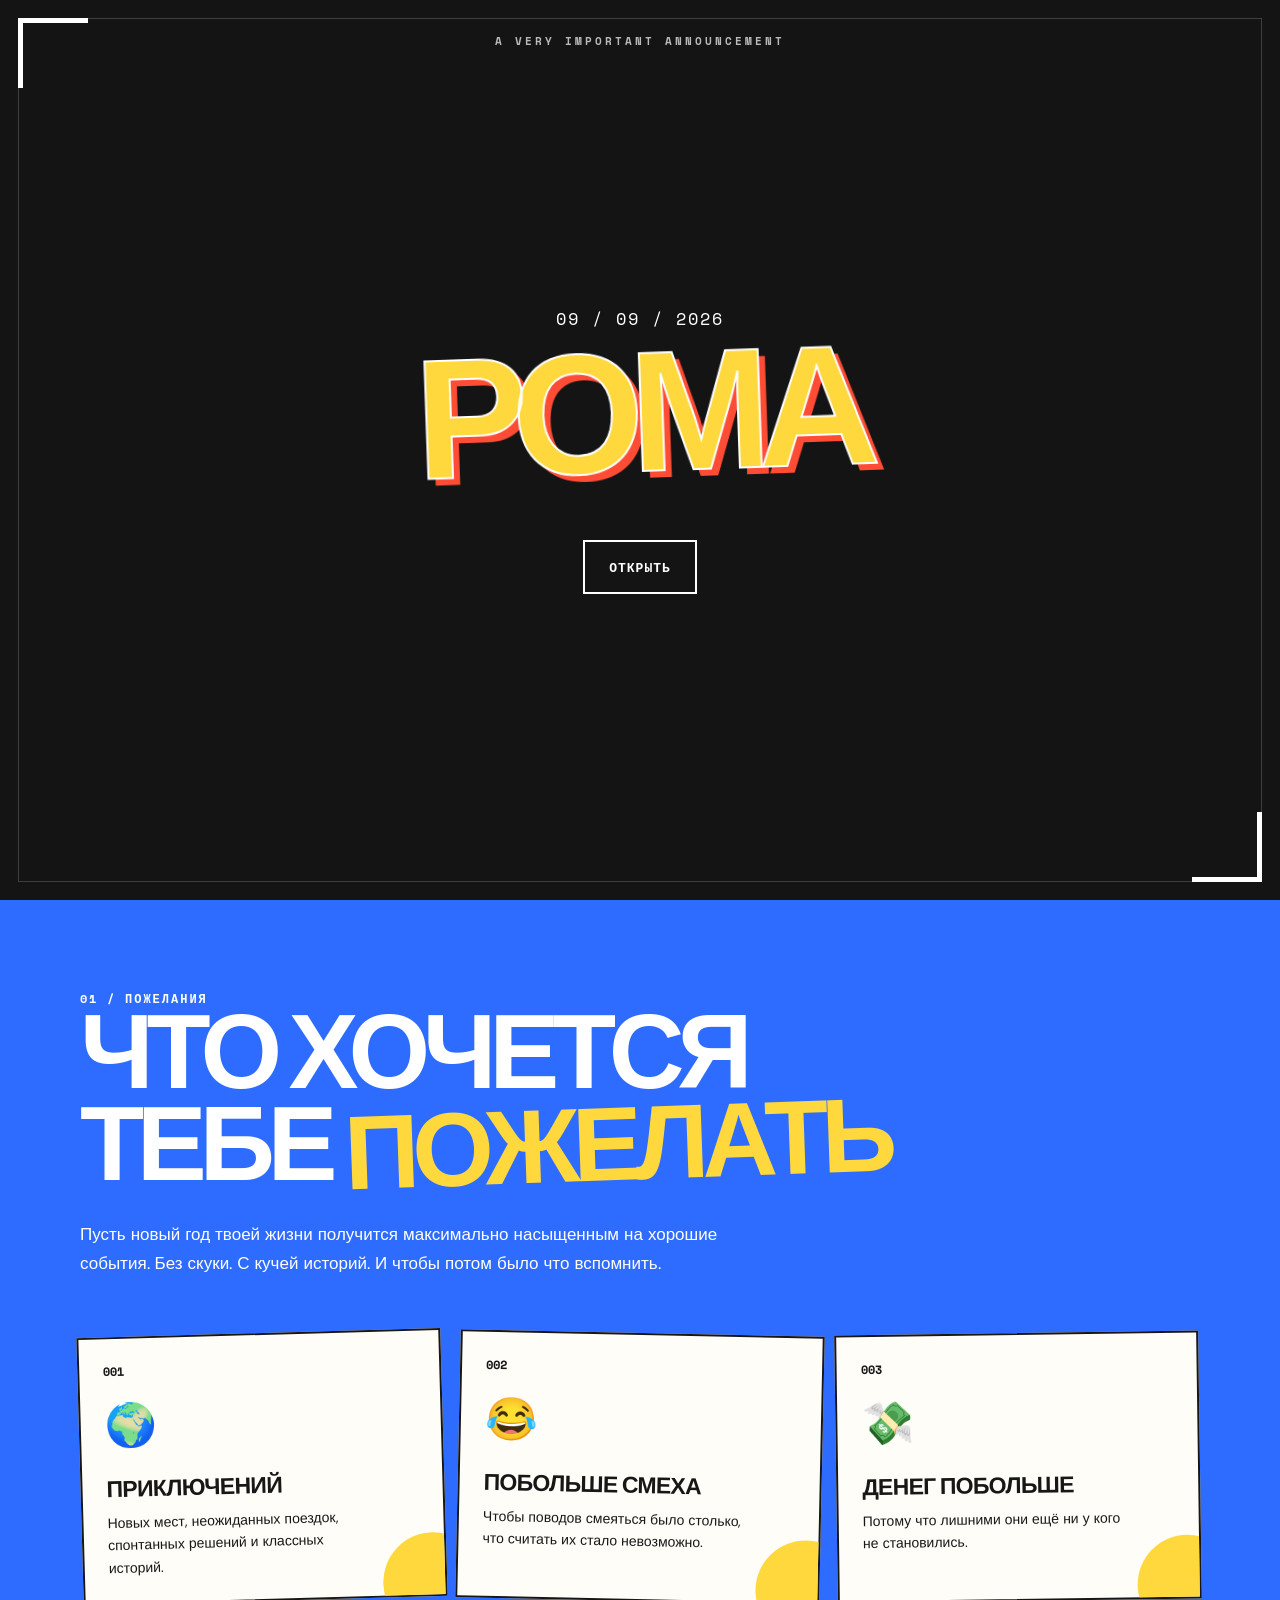
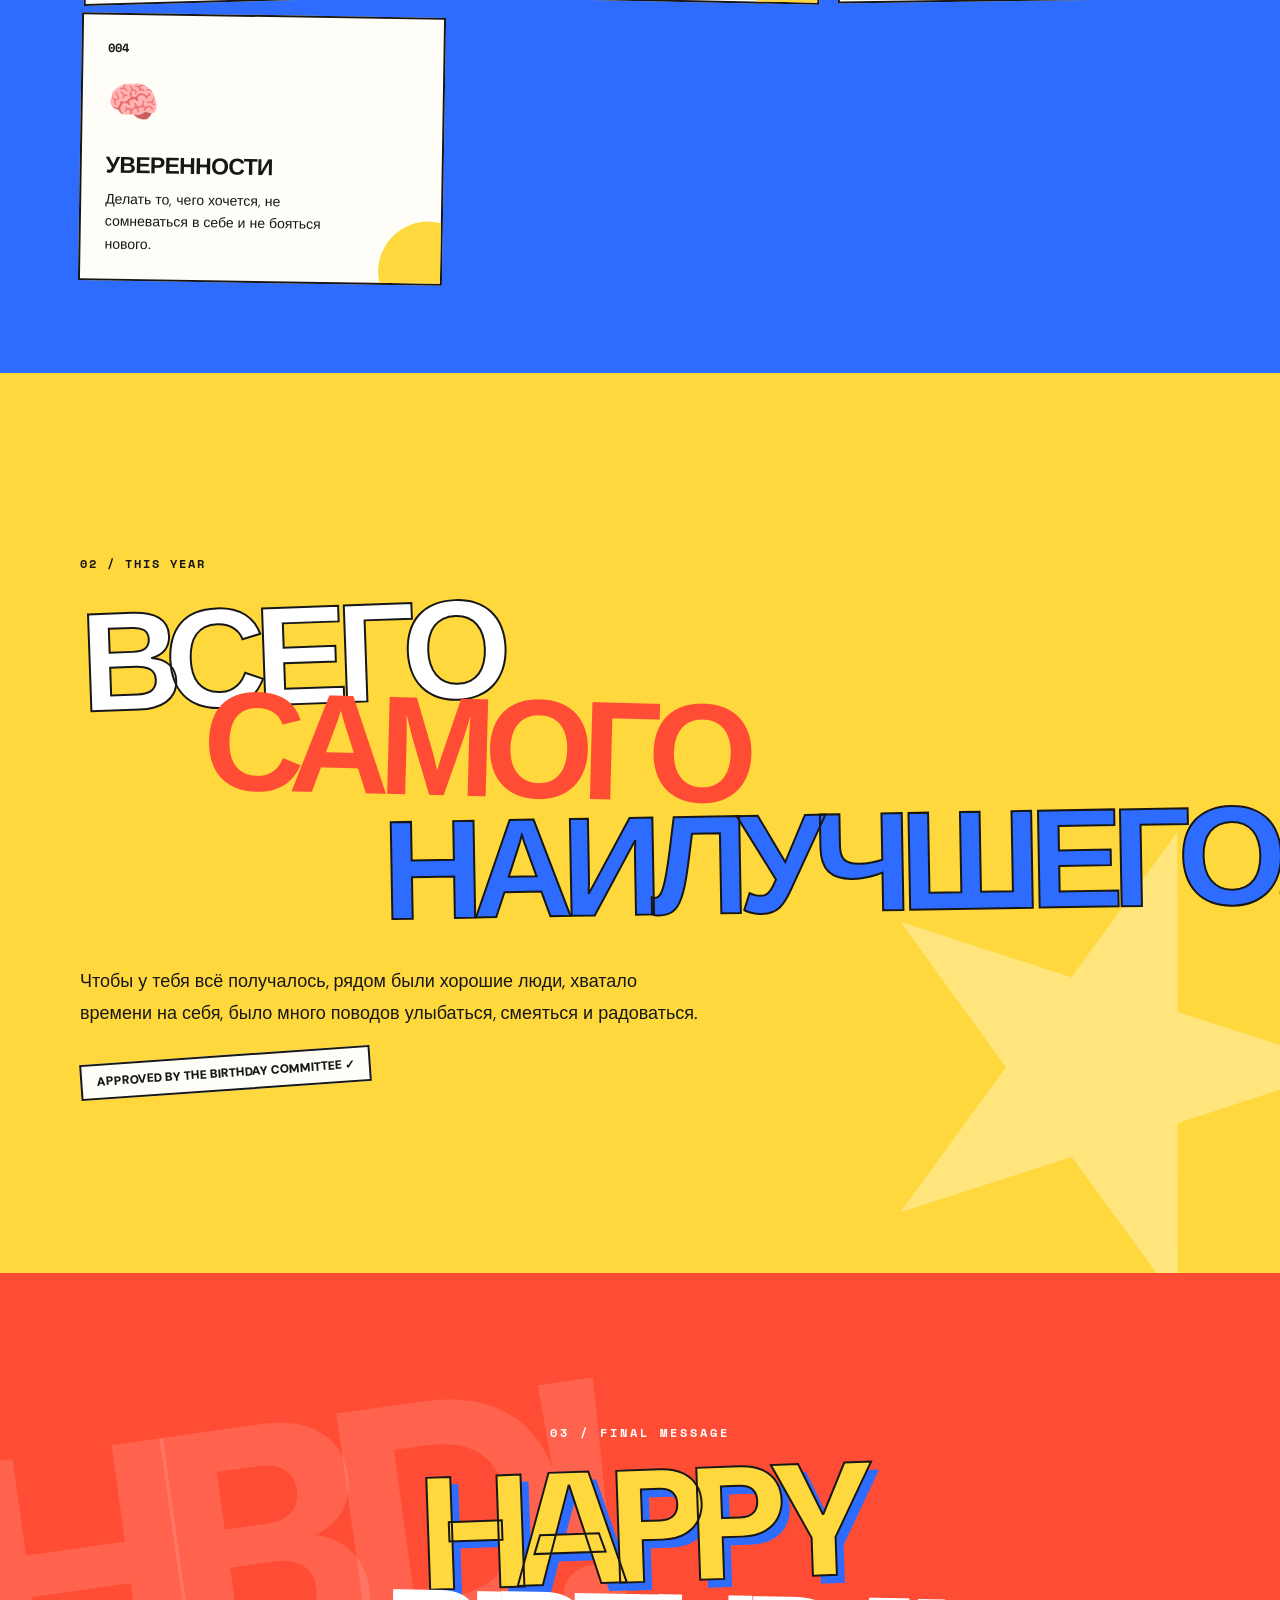
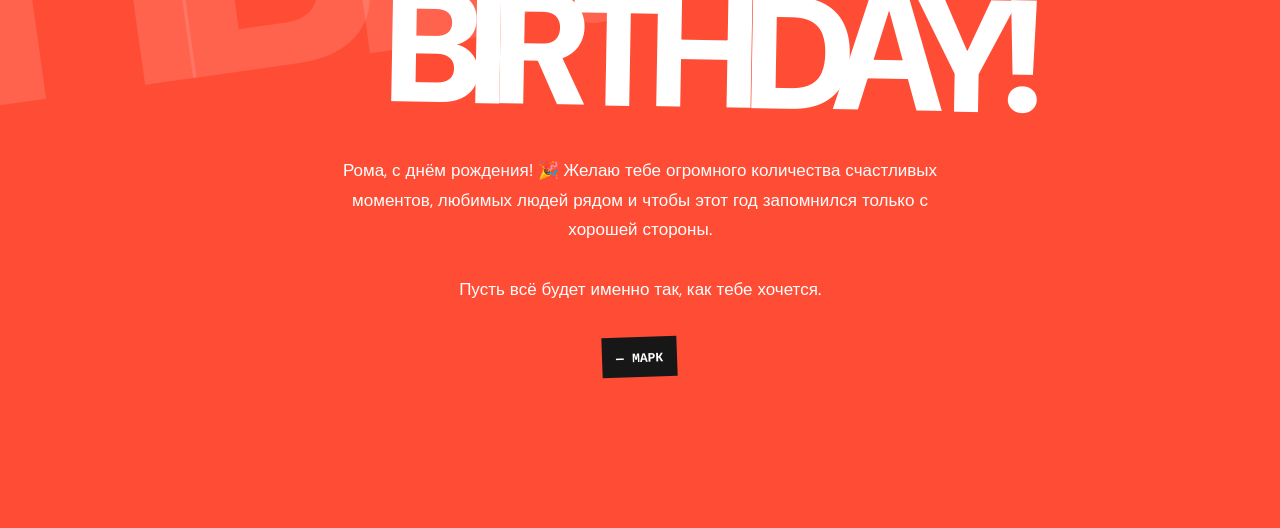
<file: index.html>
<!DOCTYPE html>
<html lang="ru">
<head>
<meta charset="UTF-8">
<meta name="viewport" content="width=device-width, initial-scale=1.0, viewport-fit=cover">
<title>Рома — с днём рождения!</title>

<style>
@import url('https://fonts.googleapis.com/css2?family=DM+Sans:wght@400;500;700;900&family=Space+Mono:wght@400;700&display=swap');

:root{
    --paper:#f7efdf;
    --ink:#171717;
    --red:#ff4d35;
    --blue:#2d6cff;
    --yellow:#ffd83d;
    --green:#55c878;
    --white:#fffdf8;
}

*{box-sizing:border-box;margin:0;padding:0}

html{scroll-behavior:smooth}

body{
    background:var(--paper);
    color:var(--ink);
    font-family:"DM Sans",sans-serif;
    overflow-x:hidden;
}

/* subtle paper grain */
body::before{
    content:"";
    position:fixed;
    inset:0;
    pointer-events:none;
    z-index:100;
    opacity:.06;
    background-image:url("data:image/svg+xml,%3Csvg viewBox='0 0 180 180' xmlns='http://www.w3.org/2000/svg'%3E%3Cfilter id='n'%3E%3CfeTurbulence type='fractalNoise' baseFrequency='.8' numOctaves='4' stitchTiles='stitch'/%3E%3C/filter%3E%3Crect width='100%25' height='100%25' filter='url(%23n)' opacity='.5'/%3E%3C/svg%3E");
}

#fireworks{
    position:fixed;
    inset:0;
    width:100%;
    height:100%;
    z-index:40;
    pointer-events:none;
}

main{position:relative;z-index:2}

section{
    min-height:100vh;
    padding:90px 22px;
    display:flex;
    align-items:center;
    justify-content:center;
    position:relative;
}

.wrap{width:min(1120px,100%);margin:auto}

/* ---------------- INTRO ---------------- */

#intro{
    position:fixed;
    inset:0;
    z-index:9999;
    background:#141414;
    color:#fff;
    display:grid;
    place-items:center;
    overflow:hidden;
    transition:opacity .8s ease,visibility .8s ease;
}

#intro.hidden{
    opacity:0;
    visibility:hidden;
    pointer-events:none;
}

.intro-corners{
    position:absolute;
    inset:18px;
    border:1px solid rgba(255,255,255,.18);
    pointer-events:none;
}

.intro-corners::before,
.intro-corners::after{
    content:"";
    position:absolute;
    width:65px;
    height:65px;
    border-color:#fff;
    border-style:solid;
}

.intro-corners::before{
    top:-1px;left:-1px;
    border-width:5px 0 0 5px;
}

.intro-corners::after{
    right:-1px;bottom:-1px;
    border-width:0 5px 5px 0;
}

.intro-kicker{
    position:absolute;
    top:33px;
    left:50%;
    transform:translateX(-50%);
    font:700 11px "Space Mono",monospace;
    letter-spacing:3px;
    opacity:.7;
}

.intro-center{
    text-align:center;
    position:relative;
    width:min(900px,92vw);
}

.intro-line{
    font:400 clamp(13px,2vw,17px) "Space Mono",monospace;
    letter-spacing:2px;
    opacity:0;
    animation:fadeUp .7s .8s forwards;
}

.intro-name{
    margin:14px 0 25px;
    font-size:clamp(64px,16vw,170px);
    line-height:.8;
    font-weight:900;
    letter-spacing:-.085em;
    text-transform:uppercase;
    opacity:0;
    transform:translateY(35px) rotate(-2deg);
    animation:introTitle .95s 1.4s cubic-bezier(.16,1,.3,1) forwards;
}

.intro-name span{
    display:inline-block;
    color:var(--yellow);
    -webkit-text-stroke:2px #fff;
    text-shadow:7px 7px 0 var(--red);
}

.intro-small{
    font-size:clamp(15px,3vw,21px);
    opacity:0;
    transform:translateY(12px);
    animation:fadeUp .7s 2.35s forwards;
}

#enterButton{
    margin-top:34px;
    padding:15px 24px;
    border:2px solid #fff;
    background:transparent;
    color:#fff;
    font:700 13px "Space Mono",monospace;
    letter-spacing:1px;
    cursor:pointer;
    opacity:0;
    transform:translateY(10px);
    animation:fadeUp .7s 3s forwards;
    transition:.2s ease;
}

#enterButton:hover{
    color:#141414;
    background:#fff;
    transform:translateY(-3px);
}

.intro-burst{
    position:absolute;
    width:8px;height:8px;
    border-radius:50%;
    background:#fff;
    box-shadow:0 0 0 0 rgba(255,255,255,.8);
    left:50%;top:48%;
    transform:translate(-50%,-50%);
    opacity:0;
    animation:burst 2s .2s ease forwards;
}

@keyframes burst{
    0%{opacity:0;transform:translate(-50%,-50%) scale(1)}
    15%{opacity:1}
    100%{opacity:0;transform:translate(-50%,-50%) scale(95);box-shadow:0 0 80px 35px rgba(255,255,255,.06)}
}

@keyframes introTitle{
    0%{opacity:0;transform:translateY(35px) rotate(-2deg) scale(.94)}
    100%{opacity:1;transform:translateY(0) rotate(-2deg) scale(1)}
}

@keyframes fadeUp{
    to{opacity:1;transform:none}
}

/* ---------------- HERO ---------------- */

.hero{
    min-height:100svh;
    overflow:hidden;
    background:
        radial-gradient(circle at 50% 15%,rgba(255,216,61,.32),transparent 23%),
        var(--paper);
}

.hero::before,
.hero::after{
    content:"";
    position:absolute;
    width:180px;
    height:180px;
    border-radius:50%;
    border:2px solid var(--ink);
    opacity:.12;
}

.hero::before{left:-95px;top:22%}
.hero::after{right:-95px;bottom:16%}

.hero-top{
    display:flex;
    justify-content:space-between;
    align-items:center;
    font:700 12px "Space Mono",monospace;
    text-transform:uppercase;
    letter-spacing:1px;
    margin-bottom:50px;
}

.hero-top .stamp{
    padding:9px 13px;
    border:2px solid var(--ink);
    transform:rotate(-3deg);
    box-shadow:4px 4px 0 var(--ink);
}

.hero-title{
    max-width:1050px;
    font-size:clamp(65px,15vw,175px);
    line-height:.77;
    letter-spacing:-.09em;
    font-weight:900;
    text-transform:uppercase;
}

.hero-title .hello{
    display:block;
    transform:rotate(-2deg);
}

.hero-title .christina{
    display:block;
    margin-left:7%;
    color:var(--red);
    -webkit-text-stroke:2px var(--ink);
    text-shadow:9px 9px 0 var(--blue);
    transform:rotate(1deg);
}

.hero-title .birthday{
    display:block;
    margin-left:26%;
    color:var(--yellow);
    -webkit-text-stroke:2px var(--ink);
    text-shadow:8px 8px 0 var(--green);
    transform:rotate(-1deg);
}

.hero-sub{
    margin-top:48px;
    display:flex;
    gap:24px;
    align-items:flex-end;
    justify-content:space-between;
}

.hero-note{
    width:min(530px,100%);
    font-size:18px;
    line-height:1.65;
}

.hero-note b{font-weight:900}

.party{
    flex:0 0 auto;
    display:inline-block;
    padding:17px 22px;
    border:2px solid var(--ink);
    background:var(--red);
    color:#fff;
    box-shadow:7px 7px 0 var(--ink);
    font-weight:900;
    text-decoration:none;
    cursor:pointer;
    transition:.18s ease;
}

.party:hover{
    transform:translate(4px,4px);
    box-shadow:3px 3px 0 var(--ink);
}

.scroll{
    position:absolute;
    right:24px;
    bottom:28px;
    font:700 11px "Space Mono",monospace;
    writing-mode:vertical-rl;
    transform:rotate(180deg);
    animation:nudge 1.7s infinite;
}

@keyframes nudge{
    0%,100%{transform:translateY(0) rotate(180deg)}
    50%{transform:translateY(9px) rotate(180deg)}
}

/* ---------------- WISHES ---------------- */

.wishes{
    background:var(--blue);
    color:#fff;
    overflow:hidden;
}

.wishes .wrap{position:relative}

.wishes-title{
    font-size:clamp(50px,9vw,105px);
    line-height:.88;
    letter-spacing:-.07em;
    font-weight:900;
    text-transform:uppercase;
    max-width:850px;
}

.wishes-title span{
    color:var(--yellow);
    display:inline-block;
    transform:rotate(-2deg);
}

.intro-copy{
    max-width:640px;
    margin-top:28px;
    font-size:17px;
    line-height:1.7;
}

.wish-grid{
    margin-top:55px;
    display:grid;
    grid-template-columns:repeat(3,1fr);
    gap:14px;
}

.wish{
    min-height:250px;
    padding:24px;
    background:var(--white);
    color:var(--ink);
    border:2px solid var(--ink);
    position:relative;
    overflow:hidden;
    transition:.2s ease;
}

.wish:nth-child(1){transform:rotate(-1.6deg)}
.wish:nth-child(2){transform:rotate(1.2deg)}
.wish:nth-child(3){transform:rotate(-.8deg)}
.wish:nth-child(4){transform:rotate(.9deg)}
.wish:nth-child(5){transform:rotate(-1.1deg)}
.wish:nth-child(6){transform:rotate(.7deg)}

.wish:hover{
    transform:rotate(0) translateY(-8px);
}

.wish::after{
    content:"";
    position:absolute;
    width:100px;height:100px;
    right:-38px;bottom:-38px;
    border-radius:50%;
    background:var(--yellow);
}

.wish-num{
    font:700 12px "Space Mono",monospace;
}

.wish-icon{
    font-size:42px;
    margin:18px 0 25px;
}

.wish h3{
    font-size:23px;
    line-height:1;
    text-transform:uppercase;
    letter-spacing:-.03em;
}

.wish p{
    margin-top:11px;
    font-size:14px;
    line-height:1.6;
    max-width:260px;
}

/* ---------------- BIG WISH ---------------- */

.big-wish{
    background:var(--yellow);
    overflow:hidden;
}

.big-wish::before{
    content:"★";
    position:absolute;
    font-size:min(48vw,620px);
    line-height:1;
    right:-100px;
    bottom:-90px;
    color:rgba(255,255,255,.32);
    transform:rotate(18deg);
}

.big-wish-inner{
    position:relative;
    z-index:1;
}

.mono{
    font:700 12px "Space Mono",monospace;
    letter-spacing:2px;
    text-transform:uppercase;
}

.big-line{
    margin-top:18px;
    font-size:clamp(58px,11vw,145px);
    line-height:.78;
    font-weight:900;
    letter-spacing:-.085em;
    text-transform:uppercase;
}

.big-line .a{
    display:block;
    color:#fff;
    -webkit-text-stroke:2px var(--ink);
    transform:rotate(-2deg);
}

.big-line .b{
    display:block;
    margin-left:11%;
    color:var(--red);
    transform:rotate(1.5deg);
}

.big-line .c{
    display:block;
    margin-left:27%;
    color:var(--blue);
    -webkit-text-stroke:2px var(--ink);
    transform:rotate(-1deg);
}

.big-text{
    max-width:620px;
    margin-top:45px;
    font-size:18px;
    line-height:1.8;
}

.tape{
    display:inline-block;
    margin-top:25px;
    padding:8px 14px;
    background:var(--white);
    border:2px solid var(--ink);
    font-size:12px;
    font-weight:900;
    transform:rotate(-4deg);
}

/* ---------------- FINAL ---------------- */

.final{
    min-height:95vh;
    background:var(--red);
    color:#fff;
    overflow:hidden;
    text-align:center;
}

.final::before{
    content:"HBD!";
    position:absolute;
    left:-40px;
    top:18%;
    font-size:clamp(160px,27vw,420px);
    line-height:.7;
    font-weight:900;
    letter-spacing:-.1em;
    color:rgba(255,255,255,.12);
    transform:rotate(-8deg);
}

.final-wrap{
    position:relative;
    z-index:2;
}

.final-kicker{
    font:700 12px "Space Mono",monospace;
    letter-spacing:3px;
}

.final h2{
    margin-top:25px;
    font-size:clamp(65px,14vw,160px);
    line-height:.78;
    font-weight:900;
    letter-spacing:-.09em;
    text-transform:uppercase;
}

.final h2 .one{
    display:block;
    color:var(--yellow);
    -webkit-text-stroke:2px var(--ink);
    text-shadow:8px 8px 0 var(--blue);
    transform:rotate(-2deg);
}

.final h2 .two{
    display:block;
    margin-left:12%;
    transform:rotate(1deg);
}

.final-copy{
    max-width:620px;
    margin:40px auto 0;
    font-size:17px;
    line-height:1.75;
}

.sign{
    display:inline-block;
    margin-top:32px;
    font:700 13px "Space Mono",monospace;
    padding:10px 14px;
    background:var(--ink);
    transform:rotate(-2deg);
}

/* ---------------- DECOR ---------------- */

.star{
    position:absolute;
    font-size:28px;
    animation:twinkle 2s infinite ease-in-out;
}

.star.s1{top:13%;right:14%}
.star.s2{top:35%;left:4%;animation-delay:.4s}
.star.s3{bottom:14%;right:8%;animation-delay:.8s}
.star.s4{top:11%;left:40%;animation-delay:1.1s}

@keyframes twinkle{
    0%,100%{transform:scale(1) rotate(0);opacity:.7}
    50%{transform:scale(1.45) rotate(15deg);opacity:1}
}

.confetti{
    position:fixed;
    top:-25px;
    width:8px;
    height:15px;
    z-index:80;
    pointer-events:none;
    animation:fall linear forwards;
}

@keyframes fall{
    to{
        transform:translate3d(var(--drift),110vh,0) rotate(800deg);
        opacity:0;
    }
}

/* ---------------- MOBILE ---------------- */

@media(max-width:800px){
    section{padding:80px 18px}

    .hero-top{
        margin-bottom:40px;
    }

    .hero-title{
        font-size:clamp(58px,17vw,105px);
    }

    .hero-title .christina{
        margin-left:2%;
        text-shadow:6px 6px 0 var(--blue);
    }

    .hero-title .birthday{
        margin-left:10%;
        text-shadow:5px 5px 0 var(--green);
    }

    .hero-sub{
        display:block;
        margin-top:38px;
    }

    .party{
        margin-top:25px;
    }

    .wish-grid{
        grid-template-columns:1fr 1fr;
    }

    .wish{
        min-height:220px;
    }

    .big-line{
        font-size:clamp(55px,15vw,100px);
    }

    .big-line .b{margin-left:4%}
    .big-line .c{margin-left:12%}
}

@media(max-width:520px){
    section{min-height:auto;padding:90px 16px}

    #intro{padding:25px}

    .intro-name{
        font-size:20vw;
        letter-spacing:-.1em;
    }

    .intro-name span{
        -webkit-text-stroke:1px #fff;
        text-shadow:4px 4px 0 var(--red);
    }

    .hero{
        min-height:100svh;
        padding-top:55px;
    }

    .hero-top{
        font-size:9px;
        margin-bottom:36px;
    }

    .hero-title{
        font-size:17vw;
        line-height:.8;
    }

    .hero-title .christina{
        text-shadow:4px 4px 0 var(--blue);
        -webkit-text-stroke:1px var(--ink);
    }

    .hero-title .birthday{
        text-shadow:4px 4px 0 var(--green);
        -webkit-text-stroke:1px var(--ink);
    }

    .hero-note{
        font-size:15px;
        line-height:1.65;
    }

    .scroll{display:none}

    .wishes{padding-top:80px}
    .wishes-title{font-size:17vw}
    .intro-copy{font-size:15px}

    .wish-grid{
        grid-template-columns:1fr;
        gap:18px;
    }

    .wish{
        min-height:auto;
        padding:23px;
    }

    .wish:nth-child(n){
        transform:rotate(0);
    }

    .wish:hover{
        transform:translateY(-5px);
    }

    .big-wish{
        min-height:100svh;
    }

    .big-line{
        font-size:19vw;
        line-height:.8;
    }

    .big-line .b{margin-left:0}
    .big-line .c{margin-left:9%}

    .big-text{
        font-size:15px;
    }

    .final{
        min-height:100svh;
    }

    .final h2{
        font-size:19vw;
        line-height:.8;
    }

    .final h2 .one{
        text-shadow:4px 4px 0 var(--blue);
        -webkit-text-stroke:1px var(--ink);
    }

    .final h2 .two{
        margin-left:7%;
    }

    .final-copy{
        font-size:15px;
    }

    .star{display:none}
}
</style>
</head>

<body>

<div id="intro">
    <div class="intro-corners"></div>
    <div class="intro-burst"></div>

    <div class="intro-kicker">A VERY IMPORTANT ANNOUNCEMENT</div>

    <div class="intro-center">
        <div class="intro-line">09 / 09 / 2026</div>

        <div class="intro-name">
            <span>Рома</span>
        </div>

        <button id="enterButton">
            ОТКРЫТЬ
        </button>
    </div>
</div>

<canvas id="fireworks"></canvas>

<main>

    <section class="hero">
        <span class="star s1">✦</span>
        <span class="star s2">✹</span>
        <span class="star s3">★</span>
        <span class="star s4">✦</span>

        <div class="wrap">

            <div class="hero-top">
                <div>special occasion</div>
                <div class="stamp">BIRTHDAY!!!</div>
            </div>

            <h1 class="hero-title">
                <span class="hello">С днём</span>
                <span class="christina">рождения,</span>
                <span class="birthday">Рома!</span>
            </h1>

            <div class="hero-sub">
                <p class="hero-note">
                    Сегодня официальный повод <b>ничего не усложнять</b>:
                    отдыхать, получать подарки, есть торт,
                    смеяться и делать всё, что хочется.
                </p>

                <button class="party" id="partyButton">
                    🎆 ЕЩЁ САЛЮТ
                </button>
            </div>
        </div>

        <div class="scroll">ЛИСТАЙ ↓</div>
    </section>


    <section class="wishes">
        <div class="wrap">

            <div class="mono">01 / пожелания</div>

            <h2 class="wishes-title">
                Что хочется<br>
                тебе <span>пожелать</span>
            </h2>

            <p class="intro-copy">
                Пусть новый год твоей жизни получится
                максимально насыщенным на хорошие события.
                Без скуки. С кучей историй. И чтобы потом
                было что вспомнить.
            </p>

            <div class="wish-grid">

                <article class="wish">
                    <div class="wish-num">001</div>
                    <div class="wish-icon">🌍</div>
                    <h3>Приключений</h3>
                    <p>
                        Новых мест, неожиданных поездок,
                        спонтанных решений и классных историй.
                    </p>
                </article>

                <article class="wish">
                    <div class="wish-num">002</div>
                    <div class="wish-icon">😂</div>
                    <h3>Побольше смеха</h3>
                    <p>
                        Чтобы поводов смеяться было столько,
                        что считать их стало невозможно.
                    </p>
                </article>

                <article class="wish">
                    <div class="wish-num">003</div>
                    <div class="wish-icon">💸</div>
                    <h3>Денег побольше</h3>
                    <p>
                        Потому что лишними они ещё
                        ни у кого не становились.
                    </p>
                </article>

                <article class="wish">
                    <div class="wish-num">004</div>
                    <div class="wish-icon">🧠</div>
                    <h3>Уверенности</h3>
                    <p>
                        Делать то, чего хочется,
                        не сомневаться в себе
                        и не бояться нового.
                    </p>
                </article>

            </div>
        </div>
    </section>


    <section class="big-wish">
        <div class="wrap big-wish-inner">

            <div class="mono">02 / THIS YEAR</div>

            <div class="big-line">
                <span class="a">Всего</span>
                <span class="b">самого</span>
                <span class="c">наилучшего.</span>
            </div>

            <p class="big-text">
                Чтобы у тебя всё получалось, рядом были
                хорошие люди, хватало времени на себя,
                было много поводов улыбаться, смеяться
                и радоваться.
            </p>

            <div class="tape">APPROVED BY THE BIRTHDAY COMMITTEE ✓</div>
        </div>
    </section>


    <section class="final">
        <div class="wrap final-wrap">

            <div class="final-kicker">03 / FINAL MESSAGE</div>

            <h2>
                <span class="one">Happy</span>
                <span class="two">Birthday!</span>
            </h2>

            <p class="final-copy">
                Рома, с днём рождения! 🎉
                Желаю тебе огромного количества счастливых
                моментов, любимых людей рядом и чтобы этот год
                запомнился только с хорошей стороны.
                <br><br>
                Пусть всё будет именно так, как тебе хочется.
            </p>

            <div class="sign">— МАРК</div>
        </div>
    </section>

</main>


<script>
/* =========================
   FIREWORKS
========================= */

const canvas = document.getElementById("fireworks");
const ctx = canvas.getContext("2d");

let width = 0;
let height = 0;

function resizeCanvas() {
    const dpr = Math.min(window.devicePixelRatio || 1, 2);

    width = window.innerWidth;
    height = window.innerHeight;

    canvas.width = width * dpr;
    canvas.height = height * dpr;
    canvas.style.width = width + "px";
    canvas.style.height = height + "px";

    ctx.setTransform(dpr, 0, 0, dpr, 0, 0);
}

resizeCanvas();
window.addEventListener("resize", resizeCanvas);


const colors = [
    "#ff4d35",
    "#2d6cff",
    "#ffd83d",
    "#55c878",
    "#ffffff"
];

const particles = [];

class Particle {
    constructor(x, y, color) {
        this.x = x;
        this.y = y;

        const angle = Math.random() * Math.PI * 2;
        const speed = 1.5 + Math.random() * 4.8;

        this.vx = Math.cos(angle) * speed;
        this.vy = Math.sin(angle) * speed;

        this.gravity = .055;
        this.life = 1;
        this.decay = .012 + Math.random() * .017;

        this.color = color;

        this.size = 1 + Math.random() * 2;
    }

    update() {
        this.x += this.vx;
        this.y += this.vy;

        this.vx *= .992;
        this.vy += this.gravity;

        this.life -= this.decay;
    }

    draw() {
        ctx.globalAlpha = Math.max(this.life, 0);

        ctx.beginPath();
        ctx.arc(this.x, this.y, this.size, 0, Math.PI * 2);
        ctx.fillStyle = this.color;
        ctx.fill();

        ctx.globalAlpha = 1;
    }
}

function createFirework(x, y, count = 80) {
    for (let i = 0; i < count; i++) {
        particles.push(
            new Particle(
                x,
                y,
                colors[Math.floor(Math.random() * colors.length)]
            )
        );
    }
}

function animate() {
    ctx.clearRect(0, 0, width, height);

    for (let i = particles.length - 1; i >= 0; i--) {
        particles[i].update();
        particles[i].draw();

        if (particles[i].life <= 0) {
            particles.splice(i, 1);
        }
    }

    requestAnimationFrame(animate);
}

animate();


/* =========================
   CONFETTI
========================= */

function createConfetti(amount = 100) {
    for (let i = 0; i < amount; i++) {
        const piece = document.createElement("div");

        piece.className = "confetti";

        piece.style.left =
            Math.random() * 100 + "vw";

        piece.style.background =
            colors[Math.floor(Math.random() * colors.length)];

        piece.style.setProperty(
            "--drift",
            `${-80 + Math.random() * 160}px`
        );

        piece.style.animationDuration =
            `${3.5 + Math.random() * 3}s`;

        piece.style.animationDelay =
            `${Math.random() * .8}s`;

        document.body.appendChild(piece);

        setTimeout(() => piece.remove(), 7500);
    }
}


/* =========================
   INTRO
========================= */

const intro = document.getElementById("intro");
const enterButton = document.getElementById("enterButton");


setTimeout(() => {
    createFirework(width * .5, height * .33, 110);
}, 2400);

setTimeout(() => {
    createFirework(width * .18, height * .28, 75);
}, 2750);

setTimeout(() => {
    createFirework(width * .82, height * .30, 75);
}, 3050);

setTimeout(() => {
    createConfetti(window.innerWidth < 600 ? 50 : 90);
}, 3200);


enterButton.addEventListener("click", () => {
    intro.classList.add("hidden");

    createConfetti(
        window.innerWidth < 600 ? 110 : 220
    );

    createFirework(
        width * .5,
        height * .32,
        120
    );

    setTimeout(() => {
        createFirework(
            width * .23,
            height * .25,
            90
        );
    }, 180);

    setTimeout(() => {
        createFirework(
            width * .77,
            height * .25,
            90
        );
    }, 360);
});


/* =========================
   PARTY BUTTON
========================= */

const partyButton =
    document.getElementById("partyButton");

partyButton.addEventListener("click", () => {

    const positions = [
        [.16, .25],
        [.34, .17],
        [.50, .30],
        [.67, .16],
        [.84, .25]
    ];

    positions.forEach(([x, y], index) => {
        setTimeout(() => {
            createFirework(
                width * x,
                height * y,
                window.innerWidth < 600 ? 55 : 85
            );
        }, index * 170);
    });

    createConfetti(
        window.innerWidth < 600 ? 100 : 190
    );

    const old = partyButton.textContent;

    partyButton.textContent = "🎉 ЕЩЁ РАЗ!";

    setTimeout(() => {
        partyButton.textContent = old;
    }, 2200);
});


/* =========================
   CLICK ANYWHERE
========================= */

document.addEventListener("click", event => {

    if (
        event.target === enterButton ||
        event.target === partyButton
    ) {
        return;
    }

    if (event.target.closest("a")) {
        return;
    }

    createFirework(
        event.clientX,
        event.clientY,
        window.innerWidth < 600 ? 35 : 55
    );
});


/* =========================
   PERIODIC FIREWORKS
========================= */

setInterval(() => {
    if (
        document.visibilityState === "visible" &&
        intro.classList.contains("hidden")
    ) {
        createFirework(
            Math.random() * width,
            Math.random() * height * .6,
            window.innerWidth < 600 ? 38 : 55
        );
    }
}, 3600);
</script>

</body>
</html>
</file>
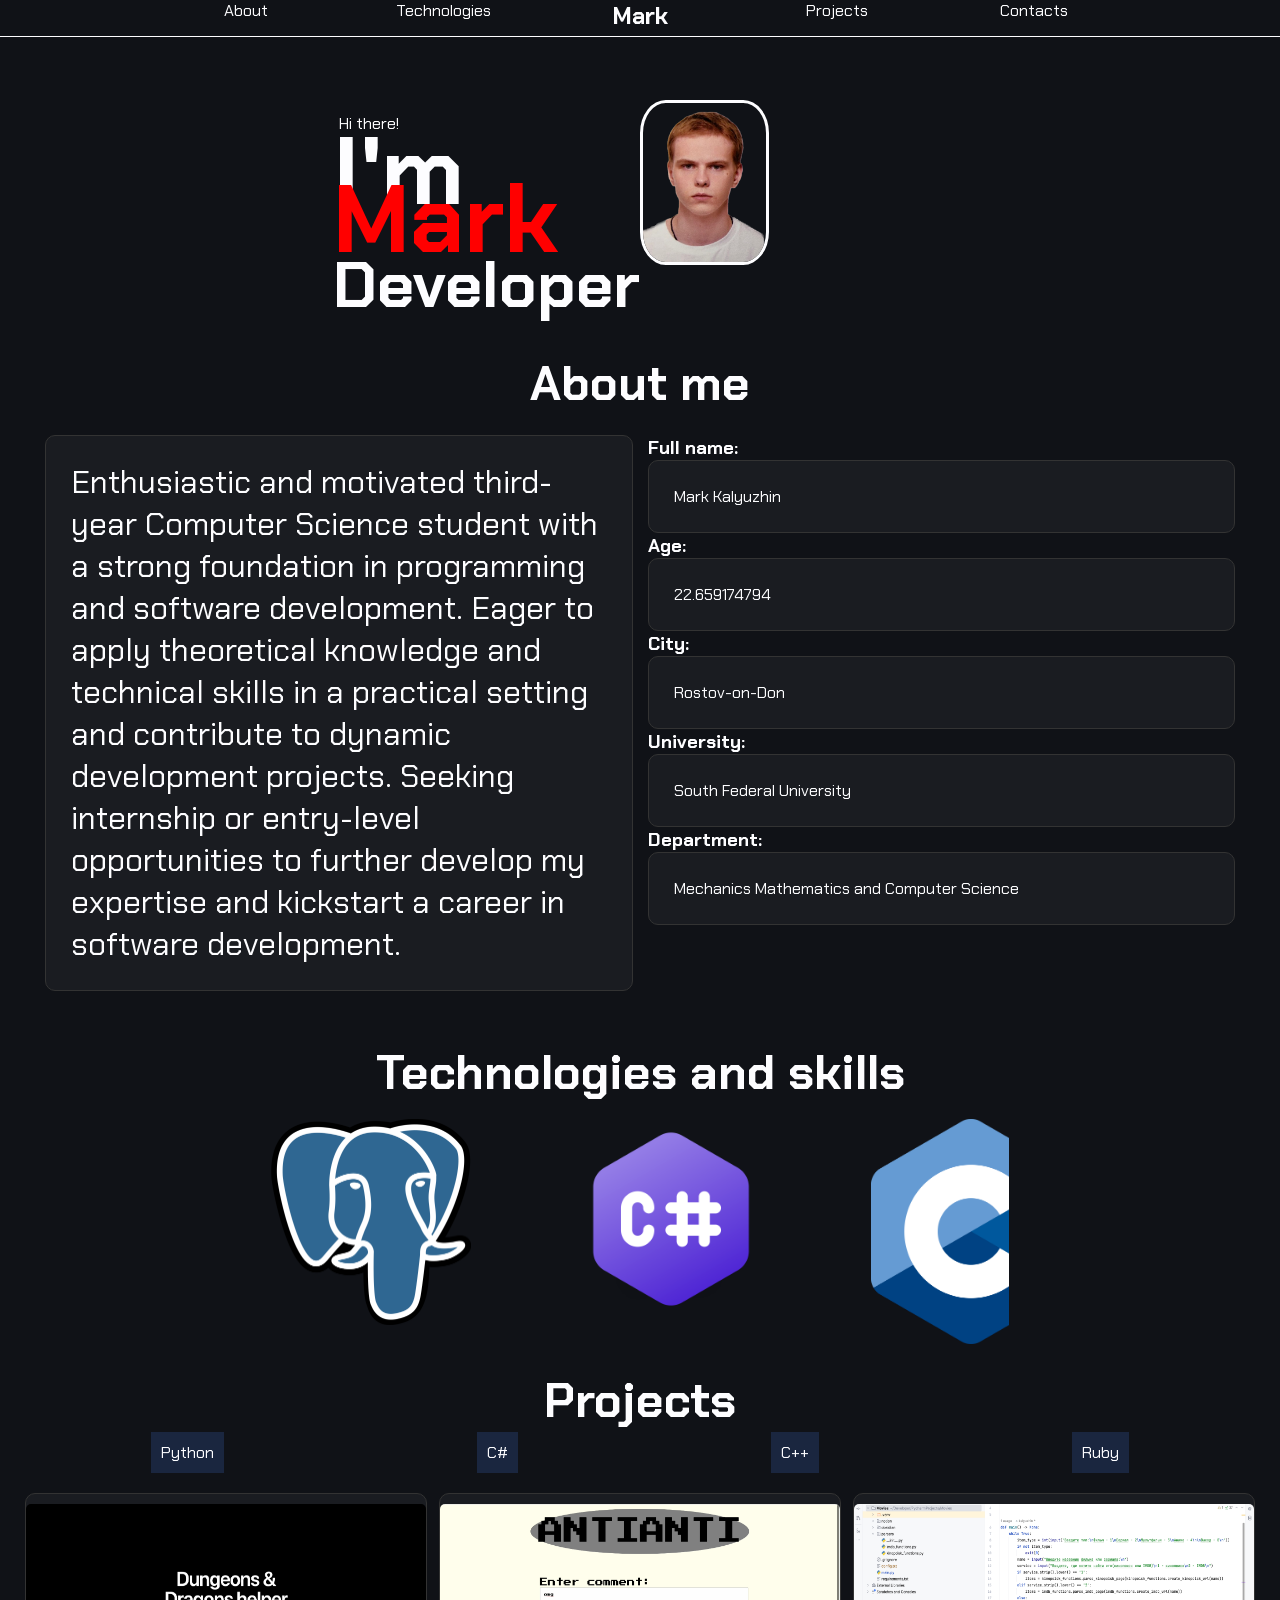
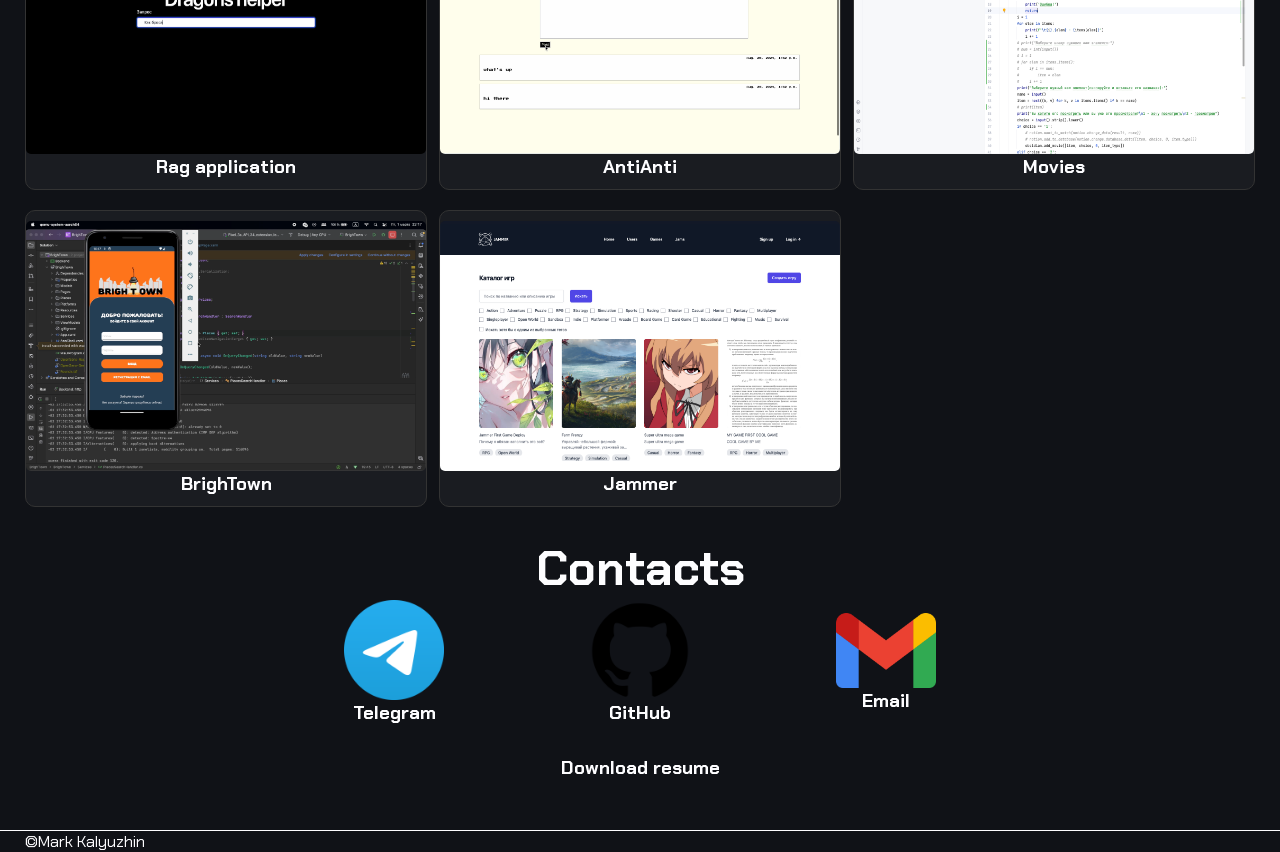
<file: index_1.html>
<!DOCTYPE html>
<html lang="en">
<head>
    <meta charset="UTF-8">
    <meta name="viewport" content="width=device-width, initial-scale=1.0">
    <link rel="stylesheet" href="assets/styles.css">
    <link rel="preconnect" href="https://fonts.googleapis.com">
<link rel="preconnect" href="https://fonts.gstatic.com" crossorigin>
<link href="https://fonts.googleapis.com/css2?family=Chakra+Petch:ital,wght@0,300;0,400;0,500;0,600;0,700;1,300;1,400;1,500;1,600;1,700&display=swap" rel="stylesheet">
    <title>Mark</title>
</head>
<body>
    <header class="header">
        <div class="container">
            <nav class="navbar">
                <ul class="navbar-list">
                    <li class="navbar-item">
                        <a href="#about">
                            About
                        </a>
                    </li>
                    <li class="navbar-item">
                        <a href="#technologies">
                            Technologies
                        </a>
                    </li>
                    <li class="navbar-item middle">
                        <a href="#">
                            Mark
                        </a>
                    </li>
                    <li class="navbar-item">
                        <a href="#projects">
                            Projects
                        </a>
                    </li>
                    <li class="navbar-item">
                        <a href="#contacts">
                            Contacts
                        </a>
                    </li>
                </ul>
            </nav>
        </div>
    </header>

    <main class="main">
        <div class="container">
            <section class="hero">
                <div class="left">
                    <h1>I'm <span>Mark</span></h1>
                    <h2>Developer</h2>
                </div>
                <div class="right">
                    <p class="hero-img">
                        <img src="assets/images/me.png">
                    </p>
                </div>
            </section>

            <section id="about" class="about">
                <h2>About me</h2>
                <div class="about-container">
                    <p class="about-left">
                        Enthusiastic and motivated third-year Computer Science student with a strong foundation in programming and software development. Eager to apply theoretical knowledge and technical skills in a practical setting and contribute to dynamic development projects. 
                        Seeking internship or entry-level opportunities to further develop my expertise and kickstart a career in software development.
                    </p>
                    <ul>
                        <li>
                            <h3>
                                Full name:
                            </h3>
                            <p>Mark Kalyuzhin</p>
                        </li>
                        <li>
                            <h3>
                                Age:
                            </h3>
                            <p id="age">20</p>
                        </li>
                        <li>
                            <h3>
                                City:
                            </h3>
                            <p>Rostov-on-Don</p>
                        </li>
                        <li>
                            <h3>
                                University:
                            </h3>
                            <p>South Federal University</p>
                        </li>
                        <li>
                            <h3>
                                Department:
                            </h3>
                            <p>
                                Mechanics Mathematics and Computer Science
                            </p>
                        </li>
                    </ul>
                </div>
            </section>

            <section id="technologies" class="technologies">
                <h2>Technologies and skills</h2>
                <div class="technologies-container">
                    <ul class="technologies-list">
                        <li class="technologies-item">
                            <img src="assets/images/pgsql.svg.png">
                        </li>
                        <li class="technologies-item">
                            <img src="assets/images/csharp.svg.png">
                        </li>
                        <li class="technologies-item">
                            <img src="assets/images/cpp.svg.png">
                        </li>
                        <li class="technologies-item">
                            <img src="assets/images/python.svg.png">
                        </li>
                        <li class="technologies-item">
                            <img src="assets/images/ruby.svg.png">
                        </li>
                        <li class="technologies-item">
                            <img src="assets/images/html.svg.png">
                        </li>
                        <li class="technologies-item">
                            <img src="assets/images/css.svg">
                        </li>
                        <li class="technologies-item">
                            <img src="assets/images/bash.svg.png">
                        </li>
                        <li class="technologies-item">
                            <img src="assets/images/docker.svg.png">
                        </li>
                        <li class="technologies-item">
                            <img src="assets/images/tc.png">
                        </li>
                    </ul>
                </div>
            </section>

            <section id="projects" class="projects">
                <h2>Projects</h2>
                <ul class="buttons">
                    <li class="buttons-item">
                        <button data-filter="python">Python</button>
                    </li>
                    <li class="buttons-item">
                        <button data-filter="csharp">C#</button>
                    </li>
                    <li class="buttons-item">
                        <button data-filter="cpp">C++</button>
                    </li>
                    <li class="buttons-item">
                        <button data-filter="ruby">Ruby</button>
                    </li>
                </ul>
                <div class="projects-container">
                    <div class="projects-item python">
                            <a href="https://github.com/kalyuzhin/rag-application">
                                <img src="assets/images/rag.png">
                                <h3>Rag application</h3>
                            </a>
                        </div>
                        <div class="projects-item python">
                            <a href="https://github.com/kalyuzhin/AntiAnti">
                                <img src="assets/images/antianti.png">
                                <h3>AntiAnti</h3>
                            </a>
                        </div>
                        <div class="projects-item python">
                            <a href="https://github.com/kalyuzhin/Movies">
                                <img src="assets/images/movies.png">
                                <h3>Movies</h3>
                            </a>
                        </div>
                        <div class="projects-item csharp">
                            <a href="https://github.com/kalyuzhin/BrighTown">
                                <img src="assets/images/brightown.png">
                                <h3>BrighTown</h3>
                            </a>
                        </div>
                        <div class="projects-item ruby">
                            <a href="https://jammer.website">
                                <img src="assets/images/Jammer.png">
                                <h3>Jammer</h3>
                            </a>
                        </div>
                </div>
            </section>

            <section id="contacts" class="contacts">
                <h2>Contacts</h2>
                <ul class="contacts-list">
                    <li class="contacts-item">
                        <a href="https://t.me/etozhemark">
                            <img src="assets/images/telegram.svg.png">
                            <h3>Telegram</h3>
                        </a>
                    </li>
                    <li class="contacts-item">
                        <a href="https://github.com/kalyuzhin">
                            <img src="assets/images/github.svg.png">
                            <h3>GitHub</h3>
                        </a>
                    </li>
                    <li class="contacts-item">
                        <a href="">
                            <img src="assets/images/gmail.svg.png">
                            <h3>Email</h3>
                        </a>
                    </li>
                </ul>
                <h3>
                    <a href="assets/Resume.pdf" download="Resume.pdf">
                        Download resume
                    </a>
                </h3>
            </section>
        </div>
        
    </main>

    <footer class="footer">
        <div class="container">
            <p class="copyright">
                ©Mark Kalyuzhin
            </p>
        </div>
    </footer>

    <script src="src/script.js"></script>
</body>
</html>
</file>
<file: assets/styles.css>
body, h1, h2, h3, h4, p, a, ul, li {
    margin: 0;
    padding: 0;
    text-decoration: none;
    list-style: none;
    color: #fdfdff;
}

html {
    background: rgb(16,18,23);
    scroll-behavior: smooth;
}

body {
    font-size: 16px;
    background: rgb(16,18,23);
    font-family: "Chakra Petch", sans-serif;
}

@media (max-width: 784px){
    body {
        font-size: 14px;
    }
}

.container {
    margin-inline: auto;
    margin: auto;
    padding: 0 25px;
}

img {
    display: block;
}

button {
    font-family: "Chakra Petch", sans-serif;
    font-size: 16px;
    background: rgb(26,38,63);
    color: #fdfdff;
    border: none;
    padding: 10px;
}

a:hover {
    color: #777;
}

button:hover {
    background: #000;
}

.middle a:hover {
    color:red;
}

/* Header */

.header {
    position:fixed;
    z-index: 1000;
    background-color: rgb(16,18,23);
    width: 100%;
    border-bottom: 1px solid #fdfdff;
    /* margin-bottom: 25px; */
    top: 0;
    left: 0;
}

.navbar {
    width: 80%;
    margin: 0 auto;
    margin-bottom: 5px;
}

.navbar-list {
    display: flex;
    justify-content: space-around;
}

.navbar-item {
    flex: 1;
    text-align: center;
}

.middle {
    font-weight: bold;
    font-size: 24px;
}

@media (max-width: 784px) {
    .header {
        display: none;
    }
}

/* Main */

.main {
    margin-top: 100px;
}

@media (max-width: 784px) {
    .main {
        margin-top: 20px;
    }
}

/* Hero section */

.hero {
    display: flex;
    flex-direction: row;
    width: 50%;
    margin: 0 auto;
    margin-bottom: 25px;
}

.hero .left {
    width: 70%;
}

.hero .right {
    /* margin-right: auto; */
    text-align: center;
}

.hero h1 {
    font-size: 96px;
    line-height: 0.5em;
}

.hero h1::before {
    content: "Hi there!";
    font-size: 16px;
    display:block;
    font-weight: normal;
    padding-left: 6px;
}

.hero h1 span {
    color: red;
}

.hero h2 {
    font-size: 64px;
    text-align: left;
}

.hero-img {
}

.hero-img img {
    width: 40%;
    border-radius: 20%;
    border: 3px solid #fdfdff;
}

@media (max-width: 784px) {

    .hero {
        flex-direction: column;
    }

    .hero h1 {
        font-size: 64px;
    }

    .hero h2 {
        font-size: 52px;
    }

    .hero-img img {
        width: 100%;
    }
}

/* About section */

h2 {
    font-size: 48px;
    text-align: center;
}


.about {
    margin-bottom: 30px;
}

.about-container {
    display: grid;
    grid-template-columns: repeat(auto-fit, minmax(250px, 1fr));
    margin: 0 auto;
    column-gap: 15px;
    /* border: 1px solid #fdfdff; */
    border-radius: 5px;
    padding: 20px;
}

.about-container p {
    background: rgb(26,28,33);
    padding: 25px;
    border-radius: 10px;
    border: 1px solid #333;
}

.about-left {
    font-size: 32px;
}

.about-container li:nth-child(even){
    color: #999;
}

@media (max-width: 784px){
    .about-left {
        font-size: 18px;
    }

    h2 {
        font-size: 36px;
    }
}

/* Technologies section */

.technologies {
    margin: 0 auto;
    margin-bottom: 25px;
    width: 60%;
}

.technologies h2{
    margin-bottom: 15px;
}

.technologies-container {
    overflow: hidden;
    white-space: nowrap;
}

.technologies-list {
    display: flex;
    flex-direction: row;
    justify-content: space-between;
    /* overflow-x: auto; */
    gap: 100px;
    animation: scroll 20s linear infinite;
}

.technologies-item {
    flex: 1;
    /* display: inline-block; */
}

.technologies-item img{
    width: 200px;
    height: auto;
}

@keyframes scroll {
    0% { transform: translateX(100%); }
    100% { transform: translateX(-340%); }
}

@media (max-width: 784px) {
    .technologies-item img {
        width: 80px;
        height: auto;
    }

    @keyframes scroll {
        0% { transform: translateX(100%); }
        100% { transform: translateX(-800%); }
    }
}


/* Projects section */

.projects {
    margin: 0 auto;
    width: 100%;
}

.buttons {
    display: flex;
    flex-direction: row;
    justify-content: space-around;
    margin-bottom: 20px;
}

.projects-container {
    display: grid;
    grid-template-columns: repeat(auto-fit, minmax(400px, 1fr));
    column-gap: 12px;
    row-gap: 20px;
    margin: 0 auto;
    margin-bottom: 30px;
}

.projects-item {
    display: flex;
    flex-direction: column;
    justify-content: center;
    align-items: center;
    text-align: center;
    background: rgb(26,28,33);
    padding: 10px;
    border-radius: 10px;
    border: 1px solid #333;
}

.projects-item img {
    width: 400px;
    height: 250px;
    border-radius: 5px;
}

@media (max-width: 784px) {

    .projects-container {
        grid-template-columns: repeat(auto-fit, minmax(250px, 1fr));
    }

    .projects-item img {
        width: 250px;
        height: 150px;
    }
}

/*  Contacts section */

.contacts {
    width: 60%;
    margin: 0 auto;
    margin-bottom: 50px;
}

.contacts-list {
    display: flex;
    flex-direction: row;
    justify-content: space-around;
    margin-bottom: 30px;
}

.contacts-item {
    display: flex;
    flex-direction: column;
    text-align: center;
    justify-content: center;
    align-items: center;
}

.contacts-item img {
    width: 100px;
    height: auto;
}

.contacts h3 {
    text-align: center;
}

@media (max-width: 784px) {
    .contacts-item img {
        width: 50px;
        height: 50px;
    }
}

/* Footer */

.footer {
    border-top: #fdfdff solid 1px;
}

.hidden {
    display: none;
}
</file>
